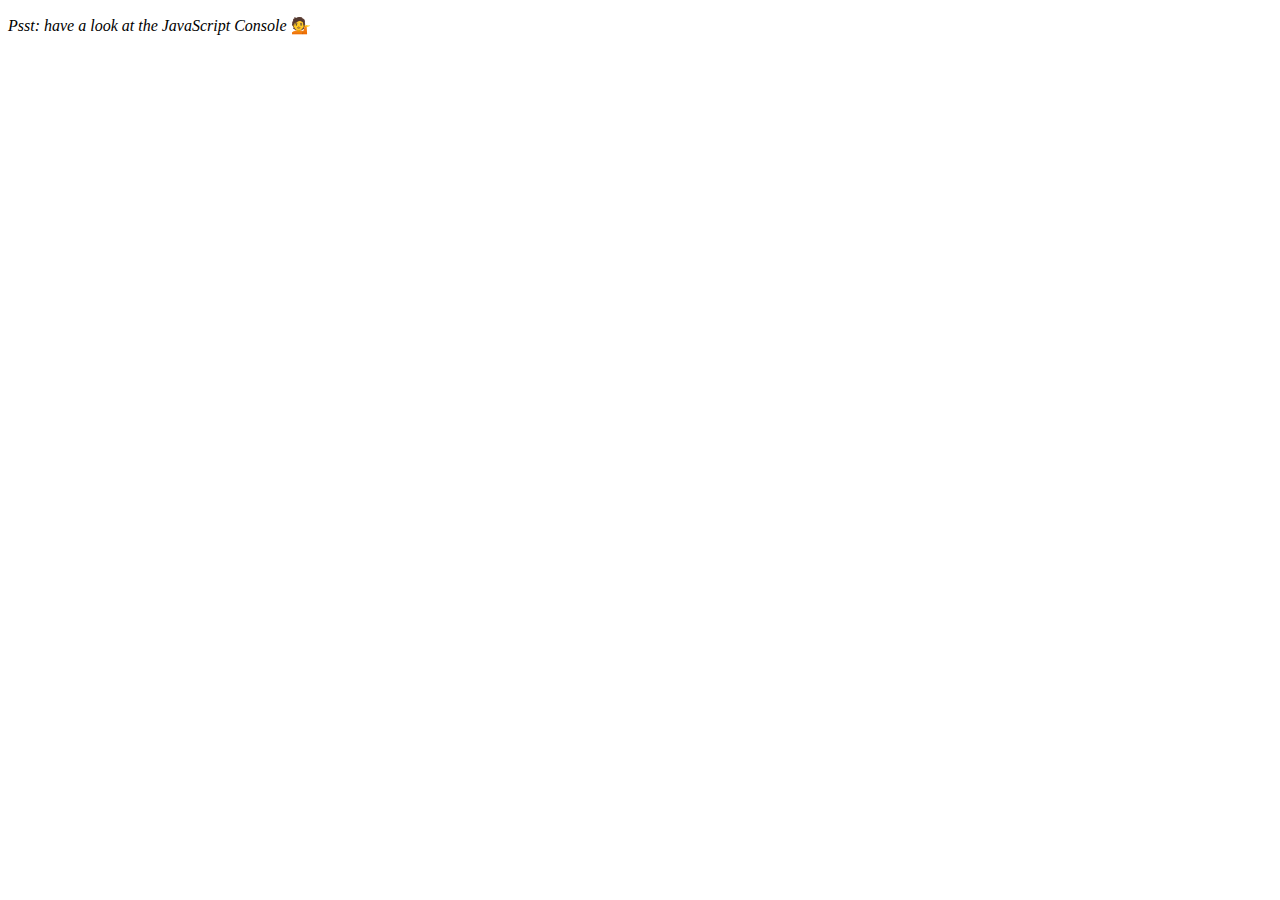
<file: Array/index.html>
<!DOCTYPE html>
<html lang="en">
<head>
  <meta charset="UTF-8">
  <title>Array Cardio 💪</title>
</head>
<body>
  <p><em>Psst: have a look at the JavaScript Console</em> 💁</p>
  <script>
    // Get your shorts on - this is an array workout!
    // ## Array Cardio Day 1

    // Some data we can work with

    const inventors = [
      { first: 'Albert', last: 'Einstein', year: 1879, passed: 1955 },
      { first: 'Isaac', last: 'Newton', year: 1643, passed: 1727 },
      { first: 'Galileo', last: 'Galilei', year: 1564, passed: 1642 },
      { first: 'Marie', last: 'Curie', year: 1867, passed: 1934 },
      { first: 'Johannes', last: 'Kepler', year: 1571, passed: 1630 },
      { first: 'Nicolaus', last: 'Copernicus', year: 1473, passed: 1543 },
      { first: 'Max', last: 'Planck', year: 1858, passed: 1947 },
      { first: 'Katherine', last: 'Blodgett', year: 1898, passed: 1979 },
      { first: 'Ada', last: 'Lovelace', year: 1815, passed: 1852 },
      { first: 'Sarah E.', last: 'Goode', year: 1855, passed: 1905 },
      { first: 'Lise', last: 'Meitner', year: 1878, passed: 1968 },
      { first: 'Hanna', last: 'Hammarström', year: 1829, passed: 1909 }
    ];

    const people = [
      'Bernhard, Sandra', 'Bethea, Erin', 'Becker, Carl', 'Bentsen, Lloyd', 'Beckett, Samuel', 'Blake, William', 'Berger, Ric', 'Beddoes, Mick', 'Beethoven, Ludwig',
      'Belloc, Hilaire', 'Begin, Menachem', 'Bellow, Saul', 'Benchley, Robert', 'Blair, Robert', 'Benenson, Peter', 'Benjamin, Walter', 'Berlin, Irving',
      'Benn, Tony', 'Benson, Leana', 'Bent, Silas', 'Berle, Milton', 'Berry, Halle', 'Biko, Steve', 'Beck, Glenn', 'Bergman, Ingmar', 'Black, Elk', 'Berio, Luciano',
      'Berne, Eric', 'Berra, Yogi', 'Berry, Wendell', 'Bevan, Aneurin', 'Ben-Gurion, David', 'Bevel, Ken', 'Biden, Joseph', 'Bennington, Chester', 'Bierce, Ambrose',
      'Billings, Josh', 'Birrell, Augustine', 'Blair, Tony', 'Beecher, Henry', 'Biondo, Frank'
    ];
    
    // Array.prototype.filter()
    // 1. Filter the list of inventors for those who were born in the 1500's
    const fift = inventors.filter(inventor => (inventor.year >= 1500 && inventor.year <1600));
    console.table(fift);
    // Array.prototype.map()
    // 2. Give us an array of the inventors first and last names
    const fnames = inventors.map(inventor => `${inventor.first} ${inventor.last}`);
    console.log(fnames);
    // Array.prototype.sort()
    // 3. Sort the inventors by birthdate, oldest to youngest
    const birth = inventors.sort((a, b) => a.year > b.year ? 1 : -1 );
    console.log(birth)
    // Array.prototype.reduce()
    // 4. How many years did all the inventors live all together?
    const totalYears = inventors.reduce((total, inventor) => {
      return total + (inventor.passed - inventor.year);
    }, 0);

    console.log(totalYears);

    // 5. Sort the inventors by years lived
    const yearsLived = inventors.sort((a, b) => {
      const last = a.passed - a.year;
      const next = b.passed - b.year;
      return last > next ? -1 : 1;
    });
    console.table(yearsLived);
    // 6. create a list of Boulevards in Paris that contain 'de' anywhere in the name
    // https://en.wikipedia.org/wiki/Category:Boulevards_in_Paris

/*const category = document.querySelector('.mw-category');
const links = Array.from(document.querySelectorAll('a'));

const de = links
                .map(link => link.textContent)
                .filter(streetName => streetName.includes('de')); */
    // 7. sort Exercise
    // Sort the people alphabetically by last name
    const alpha = people.sort((a, b) => {
      const [alast, afirst] = a.split(', ');
      const [blast, bfirst] = b.split(', ');
      return alast > blast ? -1 : 1 ;

    });

    console.log(alpha);

    // 8. Reduce Exercise
    // Sum up the instances of each of these
    const data = ['car', 'car', 'truck', 'truck', 'bike', 'walk', 'car', 'van', 'bike', 'walk', 'car', 'van', 'car', 'truck' ];

    const transp = data.reduce(function(obj, item) {
      if (!obj[item]) {
        obj[item] = 0;
      }
      obj[item]++;
      return obj;
    }, {});
    console.log(transp);
  </script>
</body>
</html>
</file>
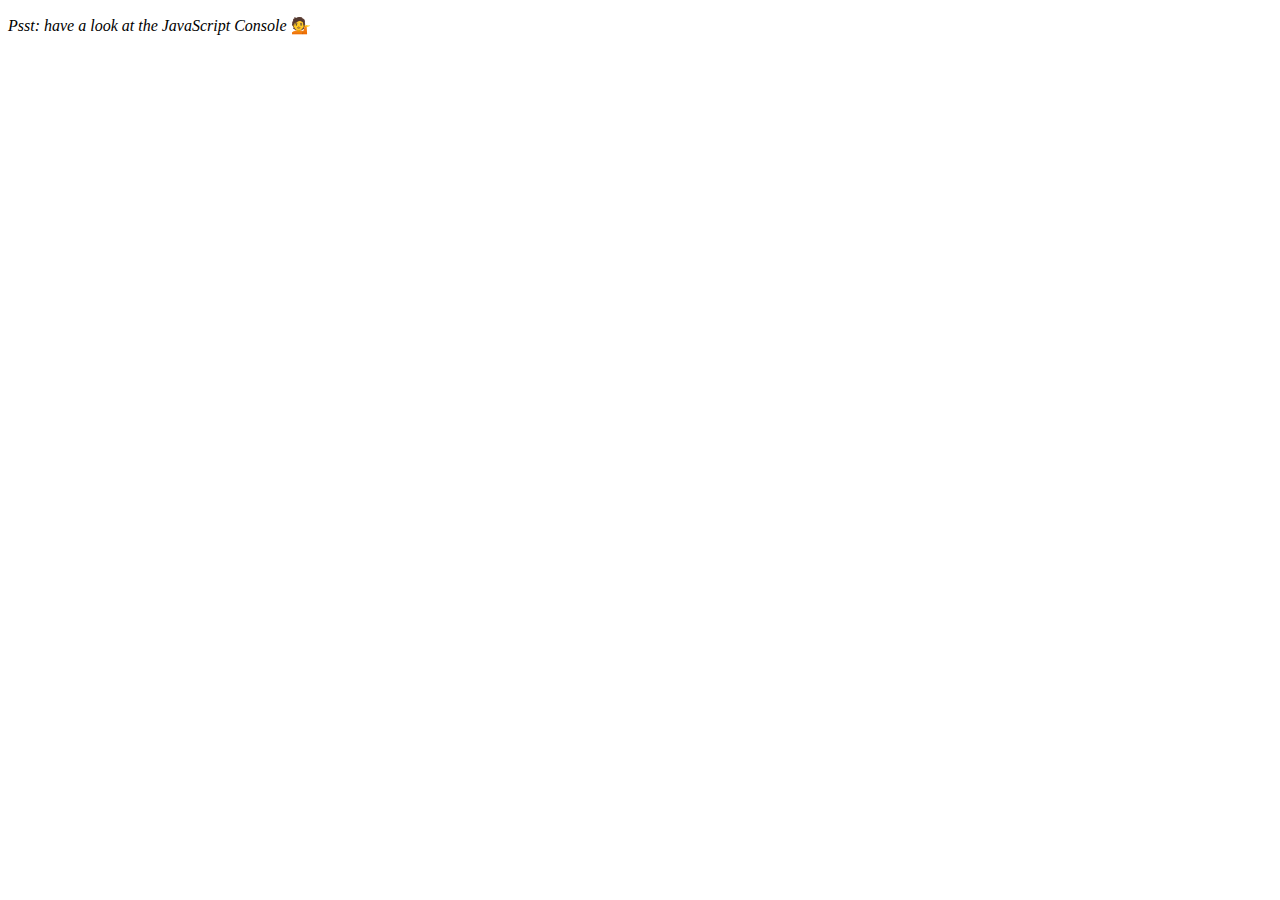
<file: Array2/index.html>
<!DOCTYPE html>
<html lang="en">
<head>
  <meta charset="UTF-8">
  <title>Array Cardio 💪💪</title>
</head>
<body>
  <p><em>Psst: have a look at the JavaScript Console</em> 💁</p>
  <script>
    // ## Array Cardio Day 2

    const people = [
      { name: 'Wes', year: 1988 },
      { name: 'Kait', year: 1986 },
      { name: 'Irv', year: 1970 },
      { name: 'Lux', year: 2015 }
    ];

    const comments = [
      { text: 'Love this!', id: 523423 },
      { text: 'Super good', id: 823423 },
      { text: 'You are the best', id: 2039842 },
      { text: 'Ramen is my fav food ever', id: 123523 },
      { text: 'Nice Nice Nice!', id: 542328 }
    ];

    // Some and Every Checks
    // Array.prototype.some() // is at least one person 19 or older?
    const isAdult = people.some(person => ((new Date()).getFullYear()) - person.year >= 19 );
    console.log({isAdult});

    // Array.prototype.every() // is everyone 19 or older?
    const allAdult = people.every(person => ((new Date()).getFullYear()) - person.year >= 19 );
    console.log({allAdult});
    // Array.prototype.find()
    // Find is like filter, but instead returns just the one you are looking for
    // find the comment with the ID of 823423
    const comment = comments.find(comment => comment.id === 823423);
    console.log (comment);

    // Array.prototype.findIndex()
    // Find the comment with this ID
    const commentIndex = comments.findIndex(comment => comment.id === 823423);
    console.log (commentIndex);
    // delete the comment with the ID of 823423
    comments.slice(commentIndex, 1);

    const newComments = [
      ...comments.slice(0, commentIndex),
      ...comments.slice(commentIndex + 1)
    ];
    console.table(newComments);
  </script>
</body>
</html>
</file>
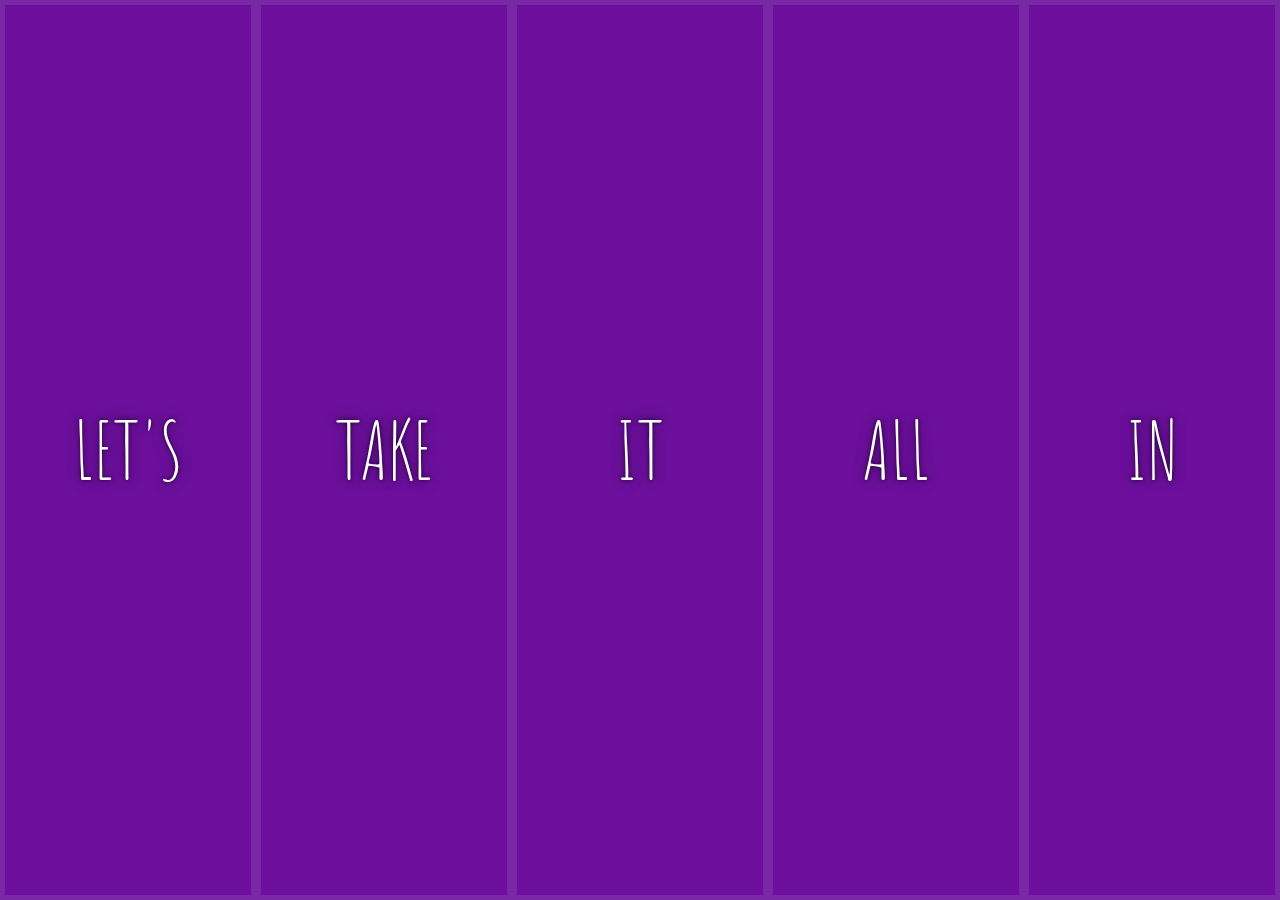
<file: flex-Gallery/index.html>
<!DOCTYPE html>
<html lang="en">
  <head>
    <meta charset="UTF-8" />
    <title>Flex Panels 💪</title>
    <link
      href="https://fonts.googleapis.com/css?family=Amatic+SC"
      rel="stylesheet"
      type="text/css"
    />
    <link rel="stylesheet" href="./index.css" />
  </head>
  <body>
    <div class="panels">
      <div class="panel panel1">
        <p>Hey</p>
        <p>Let's</p>
        <p>Dance</p>
      </div>
      <div class="panel panel2">
        <p>Give</p>
        <p>Take</p>
        <p>Receive</p>
      </div>
      <div class="panel panel3">
        <p>Experience</p>
        <p>It</p>
        <p>Today</p>
      </div>
      <div class="panel panel4">
        <p>Give</p>
        <p>All</p>
        <p>You can</p>
      </div>
      <div class="panel panel5">
        <p>Life</p>
        <p>In</p>
        <p>Motion</p>
      </div>
    </div>
    <script src="./index.js"></script>
  </body>
</html>
</file>
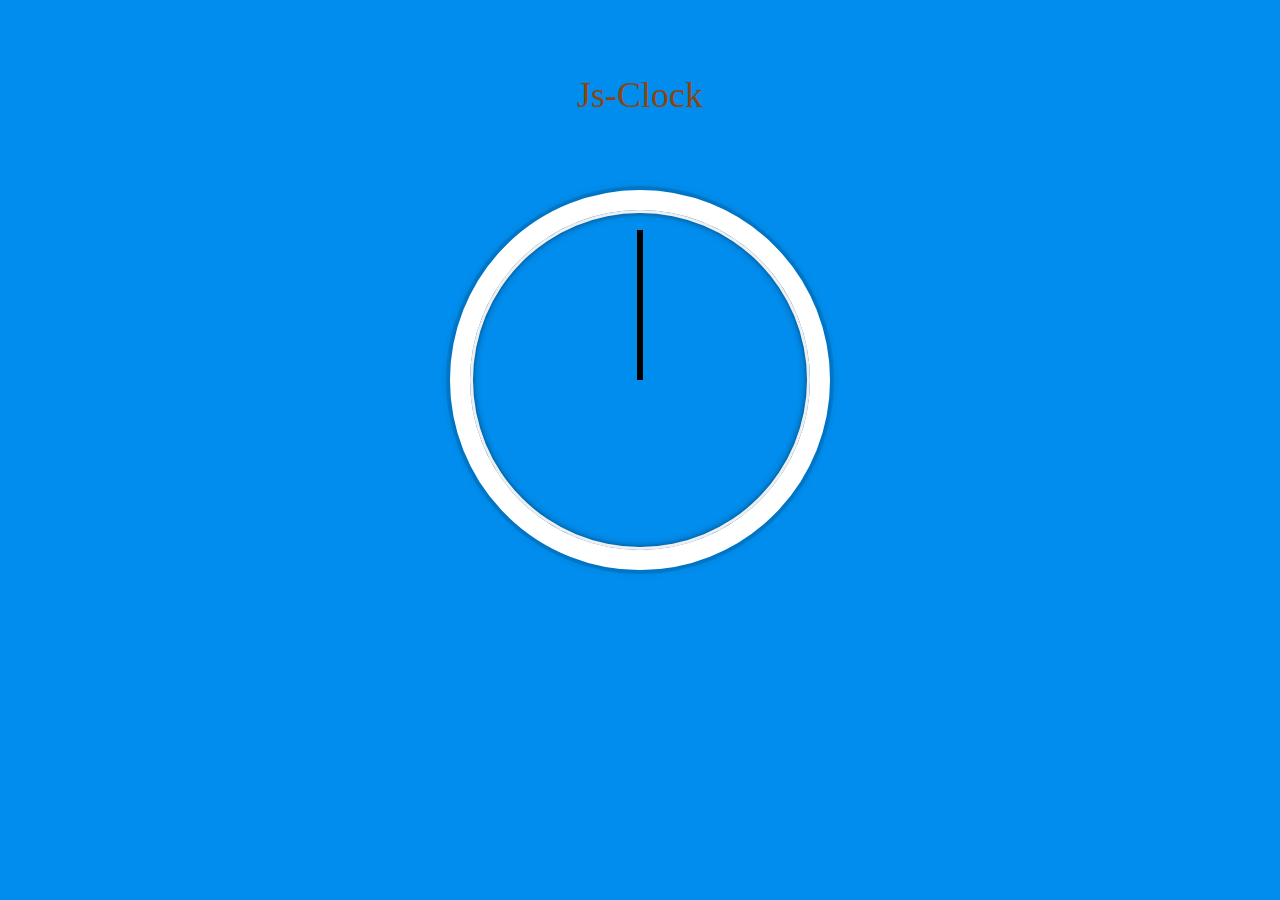
<file: Js-Clock/index.html>
<!DOCTYPE html>
<html lang="en">
  <head>
    <meta charset="UTF-8" />
    <meta http-equiv="X-UA-Compatible" content="IE=edge" />
    <meta name="viewport" content="width=device-width, initial-scale=1.0" />
    <link rel="stylesheet" href="./css/styles.css" />
    <title>Clock-Js</title>
  </head>
  <body>
    <div class="title">
      <h1>Js-Clock</h1>
    </div>
    
    <div class="clock">
      <div class="clock-face">
        <div class="hand hour-hand"></div>
        <div class="hand min-hand"></div>
        <div class="hand second-hand"></div>
      </div>
    </div>
    <script src="./js/main.js"></script>
  </body>
</html>
</file>
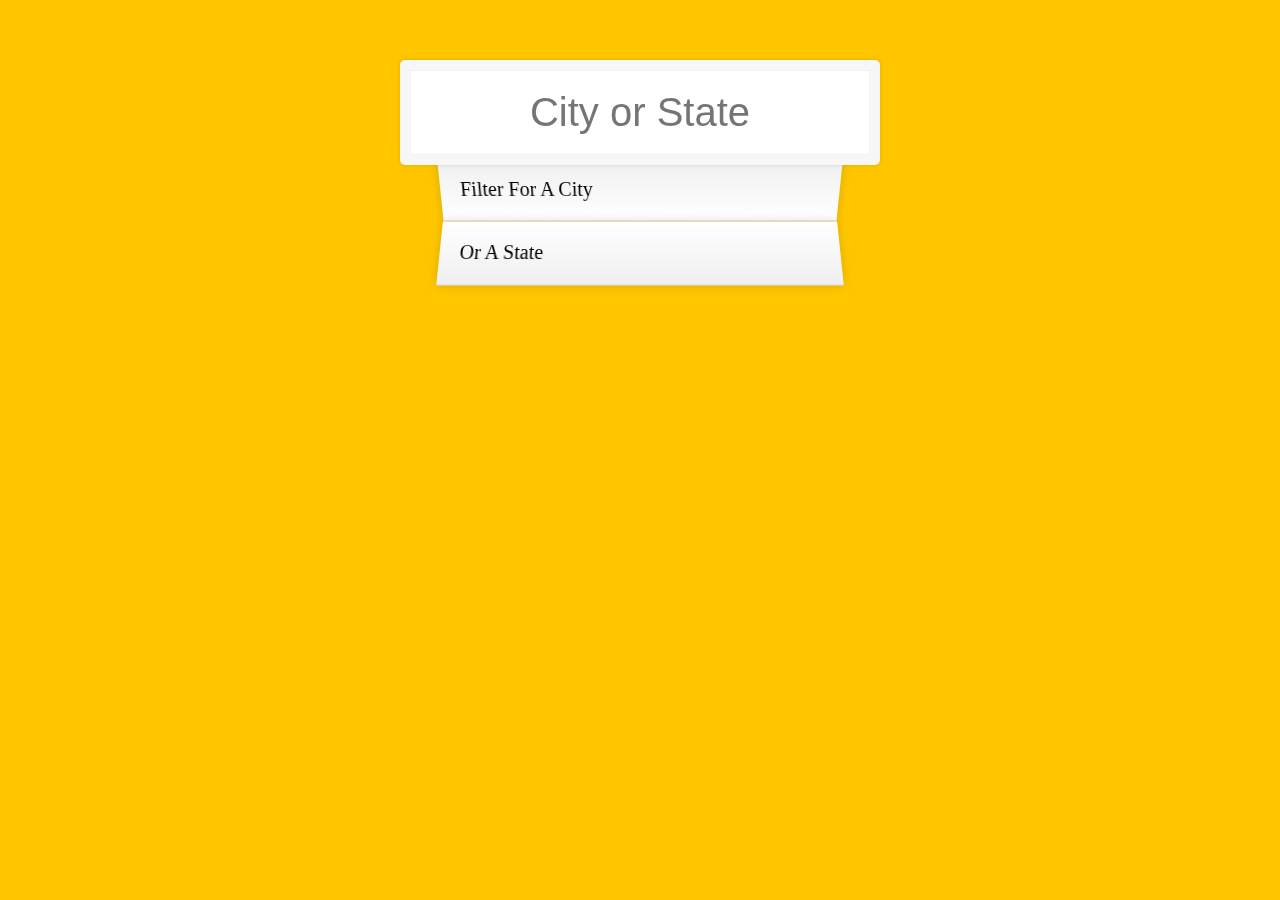
<file: type-ahead/index.html>
<!DOCTYPE html>
<html lang="en">
<head>
  <meta charset="UTF-8">
  <title>Type Ahead 👀</title>
  <link rel="stylesheet" href="styles.css">
</head>
<body>

  <form class="search-form">
    <input type="text" class="search" placeholder="City or State">
    <ul class="suggestions">
      <li>Filter for a city</li>
      <li>or a state</li>
    </ul>
  </form>
<script>
const endpoint = 'https://gist.githubusercontent.com/Miserlou/c5cd8364bf9b2420bb29/raw/2bf258763cdddd704f8ffd3ea9a3e81d25e2c6f6/cities.json';

const cities = [];
fetch(endpoint).then(blob => blob.json())
.then(data => cities.push(...data))

function findCity (wordToMatch, cities) {
  return cities.filter(place => {
    const regex = new RegExp(wordToMatch, 'gi');
    return place.city.match(regex) || place.state.match(regex)
  });
}

function nCommas(x) {
  return x.toString().replace(/\B(?=(\d{3})+(?!\d))/g, ',');
}

function displayMatch() {
  const matchArray = findCity(this.value, cities);
  const html = matchArray.map(place => {
    const regex = new RegExp(this.value, 'gi');
    const cityName = place.city.replace(regex, `<span class="hl">${this.value}</span>`);
    const stateName = place.state.replace(regex, `<span class="hl">${this.value}</span>`)
    return `
      <li>
        <span class="name">${cityName}, ${stateName}</span>
        <span class="population">${nCommas(place.population)}</span>
      </li> `;
  }). join('');
  sugg.innerHTML = html;
}

const search = document.querySelector('.search');
const sugg = document.querySelector('.suggestions');

search.addEventListener('change', displayMatch);
search.addEventListener('keyup', displayMatch);
</script>
</body>
</html>
</file>
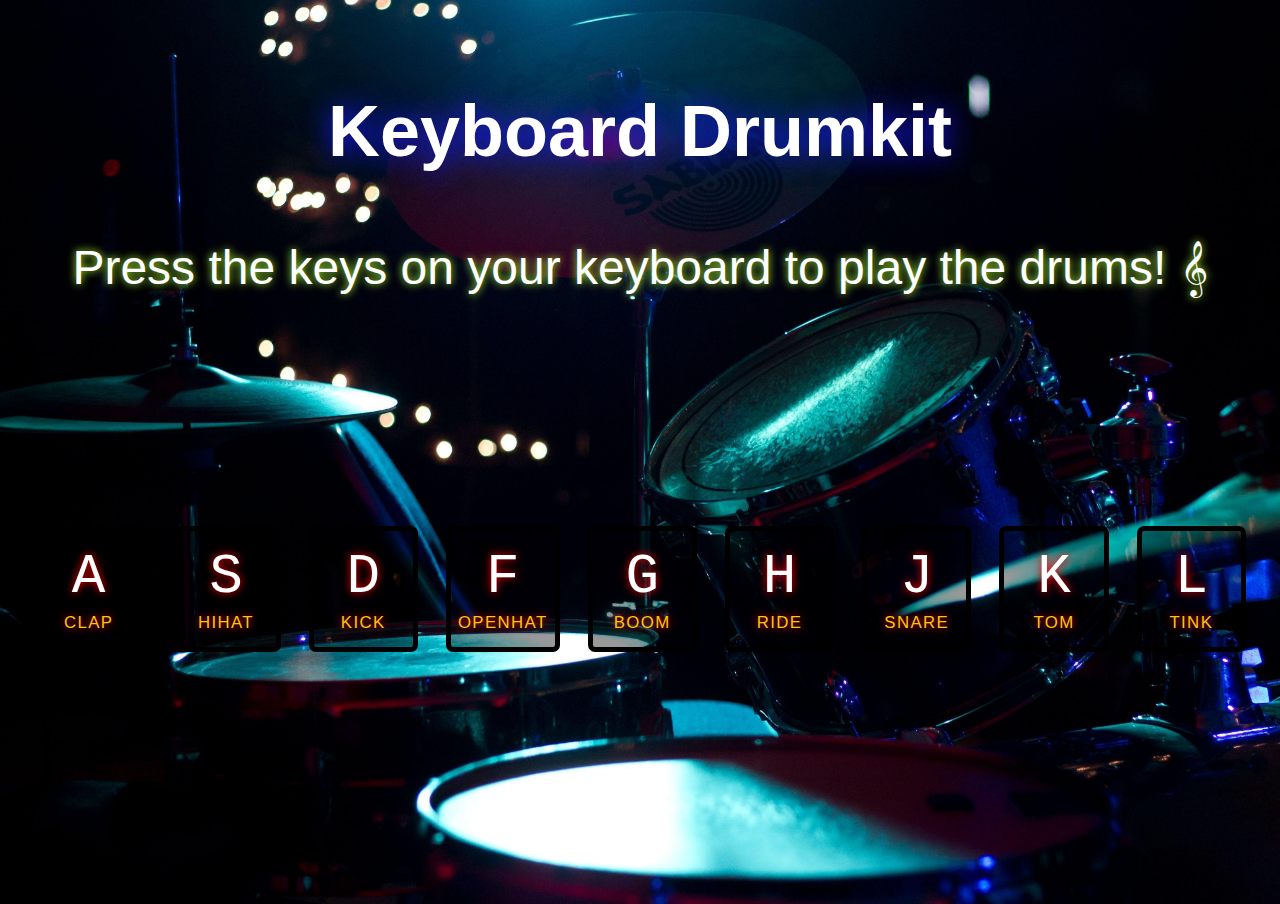
<file: Keyboard-Drumkit/home.html>
<!DOCTYPE html>
<html lang="en">
  <head>
    <meta charset="UTF-8" />
    <meta http-equiv="X-UA-Compatible" content="IE=edge" />
    <meta name="viewport" content="width=device-width, initial-scale=1.0" />
    <link rel="stylesheet" href="./css/styles.css">
    <link rel="icon" type="image/png" href="./assets/drums.png">
    <title>Drumkit-Keyboard</title>
  </head>
  <body>
    <div class="container">
      <div class="info">
        <h1> Keyboard Drumkit </h1>
        <p> Press the keys on your keyboard to play the drums! &#x1D11E;  </p>
      </div>
      <div class="keys">
        <div data-key="65" class="keys__key">
          <kbd>A</kbd>
          <span class="sound">clap</span>
        </div>
        <div data-key="83" class="keys__key">
          <kbd>S</kbd>
          <span class="sound">hihat</span>
        </div>
        <div data-key="68" class="keys__key">
          <kbd>D</kbd>
          <span class="sound">kick</span>
        </div>
        <div data-key="70" class="keys__key">
          <kbd>F</kbd>
          <span class="sound">openhat</span>
        </div>
        <div data-key="71" class="keys__key">
          <kbd>G</kbd>
          <span class="sound">boom</span>
        </div>
        <div data-key="72" class="keys__key">
          <kbd>H</kbd>
          <span class="sound">ride</span>
        </div>
        <div data-key="74" class="keys__key">
          <kbd>J</kbd>
          <span class="sound">snare</span>
        </div>
        <div data-key="75" class="keys__key">
          <kbd>K</kbd>
          <span class="sound">tom</span>
        </div>
        <div data-key="76" class="keys__key">
          <kbd>L</kbd>
          <span class="sound">tink</span>
        </div>
      </div>
    </div>

    <audio data-key="65" src="audio/01 - JavaScript Drum Kit_sounds_clap.wav"></audio>
    <audio data-key="83" src="audio/01 - JavaScript Drum Kit_sounds_hihat.wav"></audio>
    <audio data-key="68" src="audio/01 - JavaScript Drum Kit_sounds_kick.wav"></audio>
    <audio data-key="70" src="audio/01 - JavaScript Drum Kit_sounds_openhat.wav"></audio>
    <audio data-key="71" src="audio/01 - JavaScript Drum Kit_sounds_boom.wav"></audio>
    <audio data-key="72" src="audio/01 - JavaScript Drum Kit_sounds_ride.wav"></audio>
    <audio data-key="74" src="audio/01 - JavaScript Drum Kit_sounds_snare.wav"></audio>
    <audio data-key="75" src="audio/01 - JavaScript Drum Kit_sounds_tom.wav"></audio>
    <audio data-key="76" src="audio/01 - JavaScript Drum Kit_sounds_tink.wav"></audio>

    <script src="./js/main.js"></script>
  </body>
</html>
</file>
<file: flex-Gallery/index.css>
html {
  box-sizing: border-box;
  background: #ffc600;
  font-family: "helvetica neue";
  font-size: 20px;
  font-weight: 200;
}

body {
  margin: 0;
}

*,
*:before,
*:after {
  box-sizing: inherit;
}

.panels {
  display: flex;
  min-height: 100vh;
  overflow: hidden;
}

.panel {
  display: flex;
  flex-direction: column;
  background: #6b0f9c;
  box-shadow: inset 0 0 0 5px rgba(255, 255, 255, 0.1);
  color: white;
  text-align: center;
  align-items: center;
  /* Safari transitionend event.propertyName === flex */
  /* Chrome + FF transitionend event.propertyName === flex-grow */
  transition: font-size 0.7s cubic-bezier(0.61, -0.19, 0.7, -0.11),
    flex 0.7s cubic-bezier(0.61, -0.19, 0.7, -0.11), background 0.2s;
  font-size: 20px;
  background-size: cover;
  background-position: center;
  justify-content: center;
  align-items: center;
  flex: 1;
}

.panel1 {
  background-image: url(https://source.unsplash.com/gYl-UtwNg_I/1500x1500);
}
.panel2 {
  background-image: url(https://source.unsplash.com/rFKUFzjPYiQ/1500x1500);
}
.panel3 {
  background-image: url(https://images.unsplash.com/photo-1465188162913-8fb5709d6d57?ixlib=rb-0.3.5&q=80&fm=jpg&crop=faces&cs=tinysrgb&w=1500&h=1500&fit=crop&s=967e8a713a4e395260793fc8c802901d);
}
.panel4 {
  background-image: url(https://source.unsplash.com/ITjiVXcwVng/1500x1500);
}
.panel5 {
  background-image: url(https://source.unsplash.com/3MNzGlQM7qs/1500x1500);
}

.panel > * {
  margin: 0;
  width: 100%;
  transition: transform 0.5s;
  flex: 1 0 auto;
  display: flex;
  justify-content: center;
  align-items: center;
}

.panel > *:first-child {
  transform: translateY(-100%);
}

.panel.open-active > *:first-child {
  transform: translateY(0%);
}

.panel > *:last-child {
  transform: translateY(100%);
}

.panel.open-active > *:last-child {
  transform: translateY(0%);
}

.panel p {
  text-transform: uppercase;
  font-family: "Amatic SC", cursive;
  text-shadow: 0 0 4px rgba(0, 0, 0, 0.72), 0 0 14px rgba(0, 0, 0, 0.45);
  font-size: 2em;
}

.panel p:nth-child(2) {
  font-size: 4em;
}

.panel.open {
  font-size: 40px;
  flex: 5;
}
</file>
<file: Js-Clock/css/styles.css>
html {
  background: #018ded url(https://unsplash.it/1500/1000?image=881&blur=5);
  background-size: cover;
  font-family: "helvetica neue";
  text-align: center;
  font-size: 10px;
}

body {
  margin: 0;
  font-size: 2rem;
  display: flex;
  flex-direction: column;
  min-height: 100vh;
  align-items: center;
}

.clock {
  width: 30rem;
  height: 30rem;
  border: 20px solid white;
  border-radius: 50%;
  margin: 50px auto;
  position: relative;
  padding: 2rem;
  box-shadow: 0 0 0 4px rgba(0, 0, 0, 0.1), inset 0 0 0 3px #efefef,
    inset 0 0 10px black, 0 0 10px rgba(0, 0, 0, 0.2);
}

.clock-face {
  position: relative;
  width: 100%;
  height: 100%;
  transform: translateY(-3px); /* account for the height of the clock hands */
}

.hand {
  width: 50%;
  height: 6px;
  background: black;
  position: absolute;
  top: 50%;
  transform-origin: 100%;
  transform: rotate(90deg);
  transition: all 0.05s;
  transition-timing-function: cubic-bezier(0.1, 2.7, 0.58, 1);
}

.title {
  margin-top: 50px;
}

h1 {
  font-size: 36px;
  color: saddlebrown;
  font-weight: 500;
  text-align: center;
}
</file>
<file: type-ahead/styles.css>
html {
  box-sizing: border-box;
  background: #ffc600;
  font-family: 'helvetica neue';
  font-size: 20px;
  font-weight: 200;
}

*, *:before, *:after {
  box-sizing: inherit;
}

input {
  width: 100%;
  padding: 20px;
}

.search-form {
  max-width: 400px;
  margin: 50px auto;
}

input.search {
  margin: 0;
  text-align: center;
  outline: 0;
  border: 10px solid #F7F7F7;
  width: 120%;
  left: -10%;
  position: relative;
  top: 10px;
  z-index: 2;
  border-radius: 5px;
  font-size: 40px;
  box-shadow: 0 0 5px rgba(0, 0, 0, 0.12), inset 0 0 2px rgba(0, 0, 0, 0.19);
}

.suggestions {
  margin: 0;
  padding: 0;
  position: relative;
  /*perspective: 20px;*/
}

.suggestions li {
  background: white;
  list-style: none;
  border-bottom: 1px solid #D8D8D8;
  box-shadow: 0 0 10px rgba(0, 0, 0, 0.14);
  margin: 0;
  padding: 20px;
  transition: background 0.2s;
  display: flex;
  justify-content: space-between;
  text-transform: capitalize;
}

.suggestions li:nth-child(even) {
  transform: perspective(100px) rotateX(3deg) translateY(2px) scale(1.001);
  background: linear-gradient(to bottom,  #ffffff 0%,#EFEFEF 100%);
}

.suggestions li:nth-child(odd) {
  transform: perspective(100px) rotateX(-3deg) translateY(3px);
  background: linear-gradient(to top,  #ffffff 0%,#EFEFEF 100%);
}

span.population {
  font-size: 15px;
}

.hl {
  background: #ffc600;
}
</file>
<file: Keyboard-Drumkit/css/styles.css>
html{font-size:14px;background:url("../assets/drums-background.jpg") no-repeat;background-size:cover}*{box-sizing:border-box;margin:0;padding:0}.container{max-width:1440px;margin:auto}body{font-family:sans-serif}.info{display:flex;flex-direction:column;justify-content:center;margin:auto;padding-top:90px;border:none}@media(max-width: 1240px){.info{padding-top:30px}}.info h1{font-size:72px;color:#fff;text-align:center;text-shadow:0 0 2rem #1a1aff;padding-bottom:90px}@media(max-width: 1240px){.info h1{padding-bottom:20px}}.info p{color:#fff;font-size:48px;text-align:center;text-shadow:0 0 .6rem #adff2f;line-height:12px}@media(max-width: 1240px){.info p{flex-wrap:wrap;font-size:36px;line-height:54px}}.keys{display:flex;flex:2;width:auto;padding:20px;min-height:70vh;align-items:center;justify-content:center}@media(max-width: 1240px){.keys{flex-wrap:wrap}}.keys__key{border:.4rem solid #000;border-radius:.5rem;margin:1rem;font-size:1.5rem;padding:1rem .5rem;transition:all .07s ease;width:10rem;text-align:center;color:#fff;background:rgba(0,0,0,.4);text-shadow:0 0 .6rem red}@media(max-width: 1240px){.keys__key{margin:0}}.playing{transform:scale(1.1);border-color:#ffc600;box-shadow:0 0 1rem #ffc600}kbd{display:block;font-size:4rem}.sound{font-size:1.2rem;text-transform:uppercase;letter-spacing:.1rem;color:#ffc600}/*# sourceMappingURL=styles.css.map */
</file>
